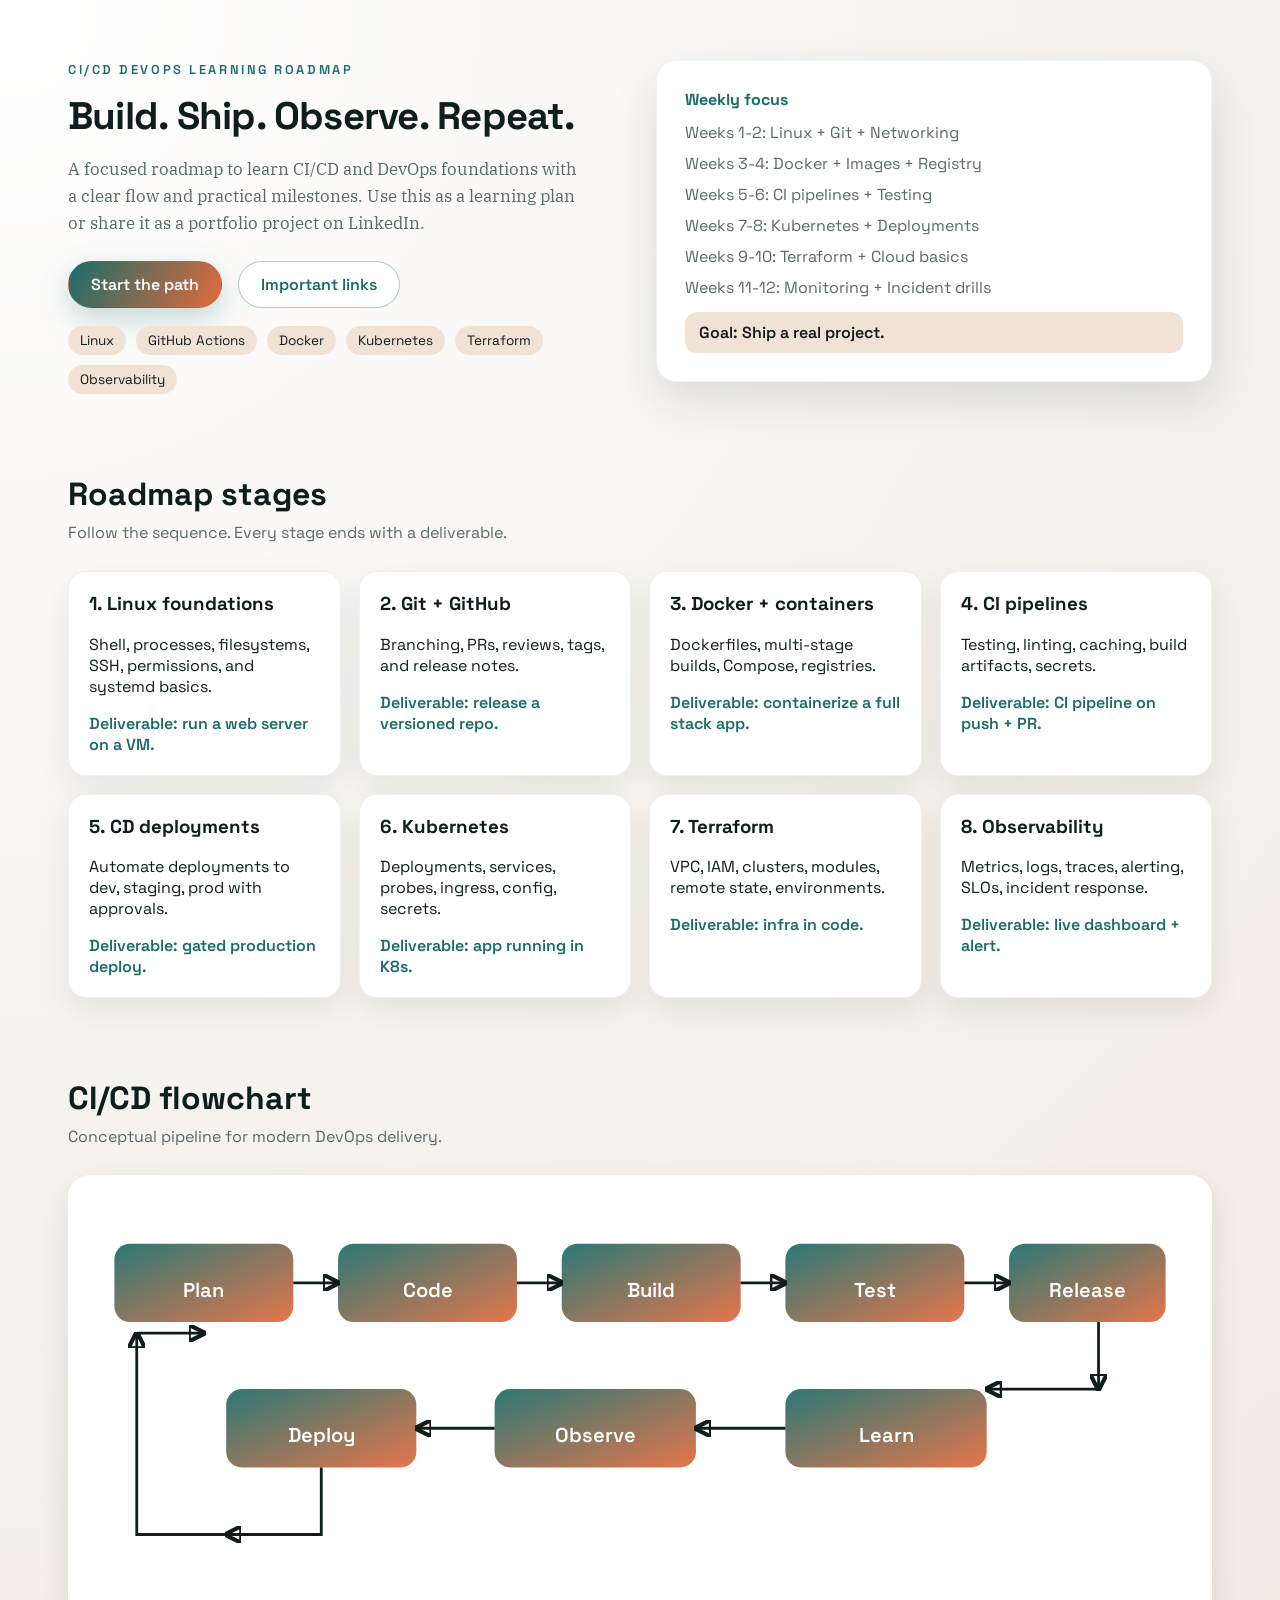
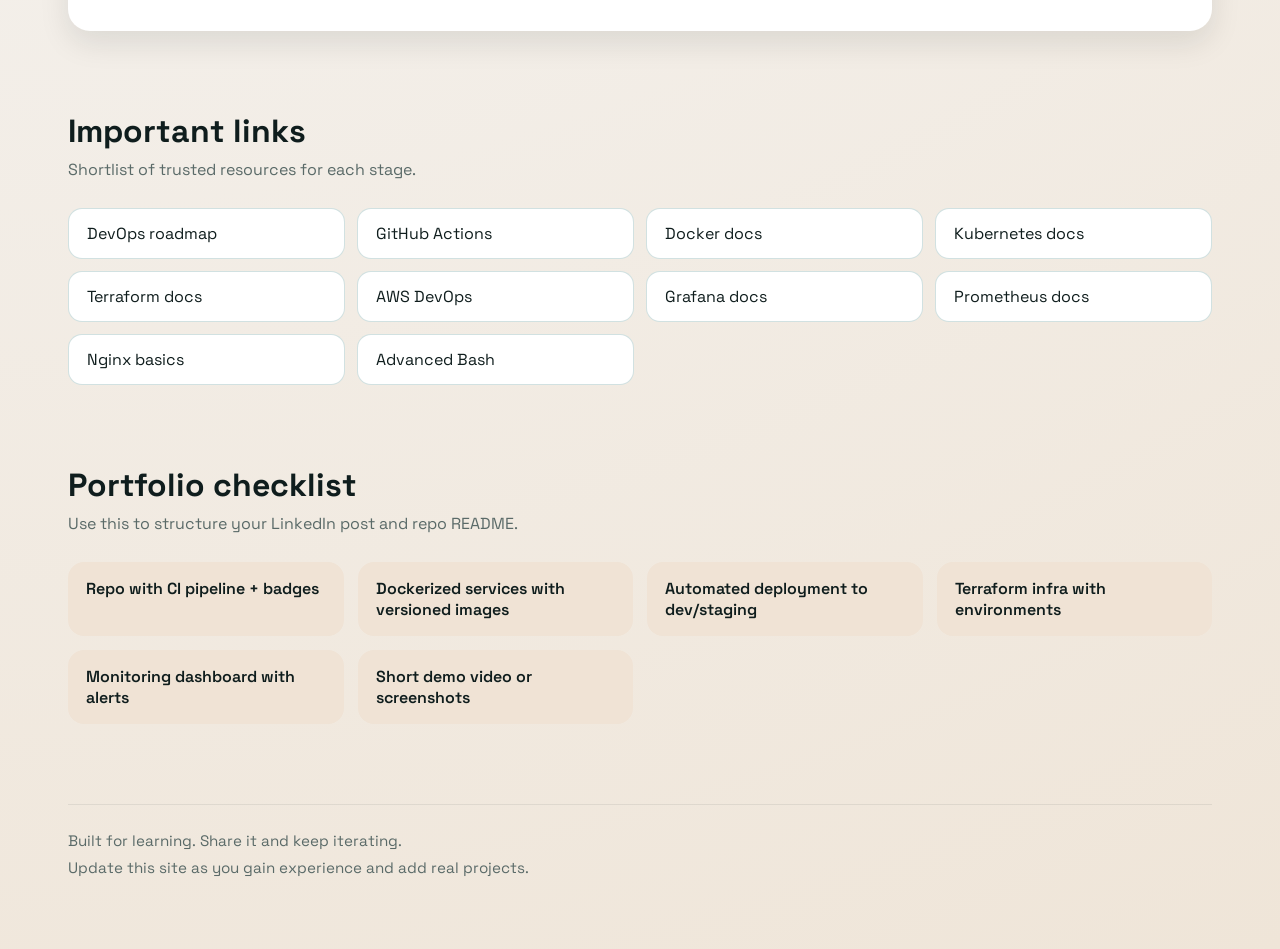
<file: docs/index.html>
<!doctype html>
<html lang="en">
  <head>
    <meta charset="utf-8" />
    <meta name="viewport" content="width=device-width, initial-scale=1" />
    <title>CI/CD DevOps Learning Roadmap</title>
    <meta
      name="description"
      content="A practical CI/CD DevOps learning roadmap with flowchart and curated links."
    />
    <link rel="preconnect" href="https://fonts.googleapis.com" />
    <link rel="preconnect" href="https://fonts.gstatic.com" crossorigin />
    <link
      href="https://fonts.googleapis.com/css2?family=Space+Grotesk:wght@400;600;700&family=IBM+Plex+Serif:wght@400;600&display=swap"
      rel="stylesheet"
    />
    <link rel="stylesheet" href="styles.css" />
  </head>
  <body>
    <div class="page">
      <header class="hero">
        <div class="hero-content">
          <p class="eyebrow">CI/CD DevOps learning roadmap</p>
          <h1>Build. Ship. Observe. Repeat.</h1>
          <p class="hero-copy">
            A focused roadmap to learn CI/CD and DevOps foundations with a clear flow
            and practical milestones. Use this as a learning plan or share it as a
            portfolio project on LinkedIn.
          </p>
          <div class="hero-actions">
            <a class="btn btn-primary" href="#roadmap">Start the path</a>
            <a class="btn btn-secondary" href="#links">Important links</a>
          </div>
          <div class="hero-tags">
            <span>Linux</span>
            <span>GitHub Actions</span>
            <span>Docker</span>
            <span>Kubernetes</span>
            <span>Terraform</span>
            <span>Observability</span>
          </div>
        </div>
        <div class="hero-panel">
          <div class="panel-title">Weekly focus</div>
          <ul>
            <li>Weeks 1-2: Linux + Git + Networking</li>
            <li>Weeks 3-4: Docker + Images + Registry</li>
            <li>Weeks 5-6: CI pipelines + Testing</li>
            <li>Weeks 7-8: Kubernetes + Deployments</li>
            <li>Weeks 9-10: Terraform + Cloud basics</li>
            <li>Weeks 11-12: Monitoring + Incident drills</li>
          </ul>
          <div class="panel-highlight">Goal: Ship a real project.</div>
        </div>
      </header>

      <section id="roadmap" class="section reveal">
        <div class="section-header">
          <h2>Roadmap stages</h2>
          <p>Follow the sequence. Every stage ends with a deliverable.</p>
        </div>
        <div class="grid">
          <article class="card">
            <h3>1. Linux foundations</h3>
            <p>Shell, processes, filesystems, SSH, permissions, and systemd basics.</p>
            <div class="deliverable">Deliverable: run a web server on a VM.</div>
          </article>
          <article class="card">
            <h3>2. Git + GitHub</h3>
            <p>Branching, PRs, reviews, tags, and release notes.</p>
            <div class="deliverable">Deliverable: release a versioned repo.</div>
          </article>
          <article class="card">
            <h3>3. Docker + containers</h3>
            <p>Dockerfiles, multi-stage builds, Compose, registries.</p>
            <div class="deliverable">Deliverable: containerize a full stack app.</div>
          </article>
          <article class="card">
            <h3>4. CI pipelines</h3>
            <p>Testing, linting, caching, build artifacts, secrets.</p>
            <div class="deliverable">Deliverable: CI pipeline on push + PR.</div>
          </article>
          <article class="card">
            <h3>5. CD deployments</h3>
            <p>Automate deployments to dev, staging, prod with approvals.</p>
            <div class="deliverable">Deliverable: gated production deploy.</div>
          </article>
          <article class="card">
            <h3>6. Kubernetes</h3>
            <p>Deployments, services, probes, ingress, config, secrets.</p>
            <div class="deliverable">Deliverable: app running in K8s.</div>
          </article>
          <article class="card">
            <h3>7. Terraform</h3>
            <p>VPC, IAM, clusters, modules, remote state, environments.</p>
            <div class="deliverable">Deliverable: infra in code.</div>
          </article>
          <article class="card">
            <h3>8. Observability</h3>
            <p>Metrics, logs, traces, alerting, SLOs, incident response.</p>
            <div class="deliverable">Deliverable: live dashboard + alert.</div>
          </article>
        </div>
      </section>

      <section class="section reveal">
        <div class="section-header">
          <h2>CI/CD flowchart</h2>
          <p>Conceptual pipeline for modern DevOps delivery.</p>
        </div>
        <div class="flowchart">
          <svg viewBox="0 0 980 360" role="img" aria-label="CI/CD flowchart">
            <defs>
              <linearGradient id="grad" x1="0" y1="0" x2="1" y2="1">
                <stop offset="0%" stop-color="#1a6c6a" />
                <stop offset="100%" stop-color="#e36a3b" />
              </linearGradient>
              <marker
                id="arrow"
                viewBox="0 0 10 10"
                refX="9"
                refY="5"
                markerWidth="6"
                markerHeight="6"
                orient="auto-start-reverse"
              >
                <path d="M 0 0 L 10 5 L 0 10 z" fill="#0f1d1d" />
              </marker>
            </defs>
            <rect x="20" y="40" width="160" height="70" rx="14" />
            <text x="100" y="83">Plan</text>
            <rect x="220" y="40" width="160" height="70" rx="14" />
            <text x="300" y="83">Code</text>
            <rect x="420" y="40" width="160" height="70" rx="14" />
            <text x="500" y="83">Build</text>
            <rect x="620" y="40" width="160" height="70" rx="14" />
            <text x="700" y="83">Test</text>
            <rect x="820" y="40" width="140" height="70" rx="14" />
            <text x="890" y="83">Release</text>

            <rect x="120" y="170" width="170" height="70" rx="14" />
            <text x="205" y="213">Deploy</text>
            <rect x="360" y="170" width="180" height="70" rx="14" />
            <text x="450" y="213">Observe</text>
            <rect x="620" y="170" width="180" height="70" rx="14" />
            <text x="710" y="213">Learn</text>

            <path d="M180 75 H220" />
            <path d="M380 75 H420" />
            <path d="M580 75 H620" />
            <path d="M780 75 H820" />

            <path d="M900 110 V170" />
            <path d="M900 170 H800" />
            <path d="M620 205 H540" />
            <path d="M360 205 H290" />
            <path d="M205 240 V300 H120" />
            <path d="M120 300 H40 V120" />
            <path d="M40 120 H100" />
          </svg>
        </div>
      </section>

      <section id="links" class="section reveal">
        <div class="section-header">
          <h2>Important links</h2>
          <p>Shortlist of trusted resources for each stage.</p>
        </div>
        <div class="links-grid">
          <a href="https://roadmap.sh/devops" target="_blank" rel="noreferrer">DevOps roadmap</a>
          <a href="https://docs.github.com/actions" target="_blank" rel="noreferrer">GitHub Actions</a>
          <a href="https://docs.docker.com" target="_blank" rel="noreferrer">Docker docs</a>
          <a href="https://kubernetes.io/docs/home/" target="_blank" rel="noreferrer">Kubernetes docs</a>
          <a href="https://developer.hashicorp.com/terraform/docs" target="_blank" rel="noreferrer">Terraform docs</a>
          <a href="https://aws.amazon.com/devops/" target="_blank" rel="noreferrer">AWS DevOps</a>
          <a href="https://grafana.com/docs/" target="_blank" rel="noreferrer">Grafana docs</a>
          <a href="https://prometheus.io/docs/" target="_blank" rel="noreferrer">Prometheus docs</a>
          <a href="https://www.nginx.com/resources/wiki/" target="_blank" rel="noreferrer">Nginx basics</a>
          <a href="https://www.tldp.org/LDP/abs/html/" target="_blank" rel="noreferrer">Advanced Bash</a>
        </div>
      </section>

      <section class="section reveal">
        <div class="section-header">
          <h2>Portfolio checklist</h2>
          <p>Use this to structure your LinkedIn post and repo README.</p>
        </div>
        <div class="checklist">
          <div class="check">Repo with CI pipeline + badges</div>
          <div class="check">Dockerized services with versioned images</div>
          <div class="check">Automated deployment to dev/staging</div>
          <div class="check">Terraform infra with environments</div>
          <div class="check">Monitoring dashboard with alerts</div>
          <div class="check">Short demo video or screenshots</div>
        </div>
      </section>

      <footer class="footer">
        <div>
          Built for learning. Share it and keep iterating.
        </div>
        <div>
          Update this site as you gain experience and add real projects.
        </div>
      </footer>
    </div>

    <script src="app.js"></script>
  </body>
</html>
</file>
<file: docs/styles.css>
:root {
  --ink: #0f1d1d;
  --muted: #5a6a68;
  --paper: #f4f1ed;
  --sand: #f0e3d5;
  --sea: #1a6c6a;
  --ember: #e36a3b;
  --shadow: rgba(15, 29, 29, 0.12);
}

* {
  box-sizing: border-box;
}

body {
  margin: 0;
  font-family: "Space Grotesk", sans-serif;
  color: var(--ink);
  background: radial-gradient(circle at top left, #ffffff 0%, var(--paper) 45%, #efe5d8 100%);
}

.page {
  max-width: 1200px;
  margin: 0 auto;
  padding: 48px 28px 72px;
  display: flex;
  flex-direction: column;
  gap: 80px;
}

.hero {
  display: grid;
  grid-template-columns: repeat(auto-fit, minmax(280px, 1fr));
  gap: 32px;
  align-items: center;
}

.hero-content h1 {
  font-size: clamp(2.4rem, 3vw, 3.6rem);
  letter-spacing: -0.02em;
  margin: 10px 0 16px;
}

.hero-copy {
  font-family: "IBM Plex Serif", serif;
  font-size: 1.05rem;
  line-height: 1.6;
  color: var(--muted);
  max-width: 520px;
}

.eyebrow {
  text-transform: uppercase;
  letter-spacing: 0.2em;
  font-size: 0.8rem;
  color: var(--sea);
  font-weight: 600;
}

.hero-actions {
  display: flex;
  gap: 16px;
  margin-top: 24px;
  flex-wrap: wrap;
}

.btn {
  padding: 12px 22px;
  border-radius: 999px;
  text-decoration: none;
  font-weight: 600;
  border: 1px solid transparent;
}

.btn-primary {
  background: linear-gradient(120deg, var(--sea), var(--ember));
  color: white;
  box-shadow: 0 10px 30px rgba(26, 108, 106, 0.25);
}

.btn-secondary {
  color: var(--sea);
  border-color: rgba(26, 108, 106, 0.35);
  background: white;
}

.hero-tags {
  display: flex;
  flex-wrap: wrap;
  gap: 10px;
  margin-top: 18px;
}

.hero-tags span {
  padding: 6px 12px;
  border-radius: 999px;
  background: var(--sand);
  font-size: 0.85rem;
}

.hero-panel {
  background: white;
  padding: 28px;
  border-radius: 20px;
  box-shadow: 0 18px 45px var(--shadow);
  border: 1px solid rgba(26, 108, 106, 0.08);
}

.panel-title {
  font-weight: 700;
  margin-bottom: 12px;
  color: var(--sea);
}

.hero-panel ul {
  list-style: none;
  padding: 0;
  margin: 0 0 14px;
  display: grid;
  gap: 10px;
  color: var(--muted);
}

.panel-highlight {
  background: var(--sand);
  padding: 10px 14px;
  border-radius: 12px;
  font-weight: 600;
}

.section-header h2 {
  margin: 0 0 8px;
  font-size: 2rem;
}

.section-header p {
  margin: 0;
  color: var(--muted);
}

.section {
  display: flex;
  flex-direction: column;
  gap: 28px;
}

.grid {
  display: grid;
  grid-template-columns: repeat(auto-fit, minmax(240px, 1fr));
  gap: 18px;
}

.card {
  padding: 20px;
  border-radius: 18px;
  background: white;
  box-shadow: 0 12px 32px rgba(15, 29, 29, 0.08);
  border: 1px solid rgba(15, 29, 29, 0.06);
  min-height: 180px;
}

.card h3 {
  margin-top: 0;
}

.deliverable {
  margin-top: 16px;
  font-weight: 600;
  color: var(--sea);
}

.flowchart {
  background: white;
  padding: 24px;
  border-radius: 22px;
  box-shadow: 0 12px 30px rgba(15, 29, 29, 0.1);
}

.flowchart svg {
  width: 100%;
  height: auto;
}

.flowchart rect {
  fill: url(#grad);
  opacity: 0.92;
}

.flowchart text {
  fill: white;
  font-weight: 600;
  font-size: 18px;
  text-anchor: middle;
  dominant-baseline: middle;
}

.flowchart path {
  stroke: #0f1d1d;
  stroke-width: 2.5;
  fill: none;
  marker-end: url(#arrow);
}

.links-grid {
  display: grid;
  grid-template-columns: repeat(auto-fit, minmax(220px, 1fr));
  gap: 12px;
}

.links-grid a {
  text-decoration: none;
  padding: 14px 18px;
  border-radius: 14px;
  border: 1px solid rgba(26, 108, 106, 0.2);
  color: var(--ink);
  background: white;
  transition: transform 0.2s ease, box-shadow 0.2s ease;
}

.links-grid a:hover {
  transform: translateY(-2px);
  box-shadow: 0 10px 20px rgba(26, 108, 106, 0.12);
}

.checklist {
  display: grid;
  grid-template-columns: repeat(auto-fit, minmax(240px, 1fr));
  gap: 14px;
}

.check {
  padding: 16px 18px;
  border-radius: 16px;
  background: var(--sand);
  font-weight: 600;
}

.footer {
  display: flex;
  flex-direction: column;
  gap: 8px;
  color: var(--muted);
  font-size: 0.95rem;
  border-top: 1px solid rgba(15, 29, 29, 0.08);
  padding-top: 26px;
}

.reveal {
  opacity: 0;
  transform: translateY(18px);
  transition: all 0.6s ease;
}

.reveal.is-visible {
  opacity: 1;
  transform: translateY(0);
}

@media (max-width: 800px) {
  .hero-actions {
    flex-direction: column;
    align-items: stretch;
  }

  .flowchart {
    padding: 16px;
  }

  .flowchart text {
    font-size: 14px;
  }
}
</file>
